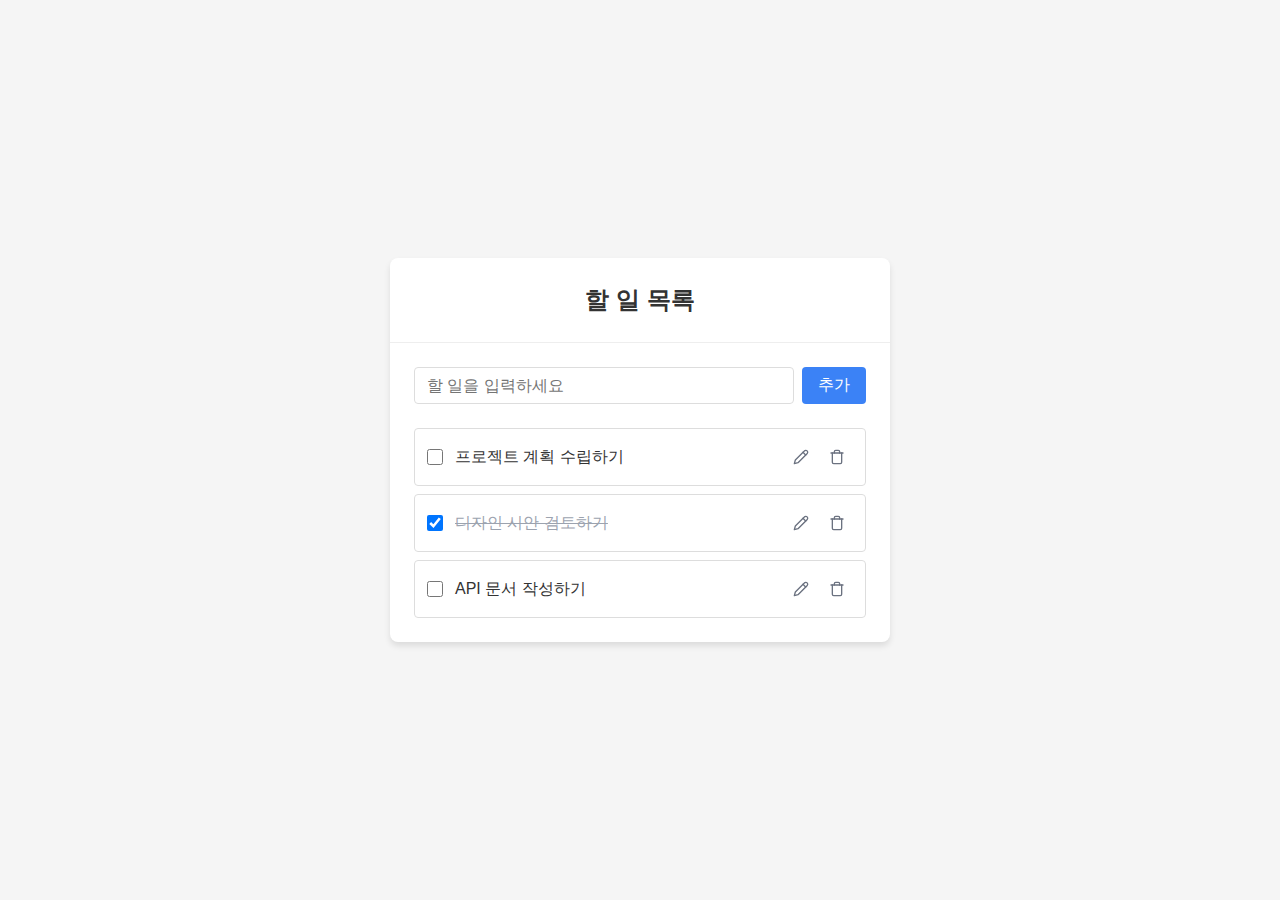
<file: source/module-1/web/index.html>
<!DOCTYPE html>
<html lang="ko">
<head>
  <meta charset="UTF-8">
  <meta name="viewport" content="width=device-width, initial-scale=1.0">
  <title>할 일 목록</title>
  <link rel="stylesheet" href="style.css">
</head>
<body>
  <div class="container">
    <div class="card">
      <div class="card-header">
        <h1 class="card-title">할 일 목록</h1>
      </div>
      <div class="card-content">
        <!-- 할 일 추가 폼 -->
        <form id="todo-form" class="todo-form">
          <input type="text" id="todo-input" placeholder="할 일을 입력하세요" class="todo-input">
          <button type="submit" id="add-button" class="button">추가</button>
        </form>

        <!-- 로딩 표시 -->
        <p id="loading-message" class="text-center">로딩 중...</p>

        <!-- 할 일 목록 -->
        <div id="todo-list" class="todo-list"></div>

        <!-- 할 일 없음 메시지 -->
        <p id="empty-message" class="text-center text-muted hidden">할 일이 없습니다</p>
      </div>
    </div>
  </div>

  <!-- 할 일 항목 템플릿 -->
  <template id="todo-item-template">
    <div class="todo-item">
      <div class="todo-item-content">
        <input type="checkbox" class="todo-checkbox">
        <span class="todo-text"></span>
      </div>
      <div class="todo-item-actions">
        <button class="button-icon edit-button" title="수정">
          <svg xmlns="http://www.w3.org/2000/svg" width="16" height="16" viewBox="0 0 24 24" fill="none" stroke="currentColor" stroke-width="2" stroke-linecap="round" stroke-linejoin="round">
            <path d="M17 3a2.85 2.83 0 1 1 4 4L7.5 20.5 2 22l1.5-5.5Z"></path>
            <path d="m15 5 4 4"></path>
          </svg>
        </button>
        <button class="button-icon delete-button" title="삭제">
          <svg xmlns="http://www.w3.org/2000/svg" width="16" height="16" viewBox="0 0 24 24" fill="none" stroke="currentColor" stroke-width="2" stroke-linecap="round" stroke-linejoin="round">
            <path d="M3 6h18"></path>
            <path d="M19 6v14c0 1-1 2-2 2H7c-1 0-2-1-2-2V6"></path>
            <path d="M8 6V4c0-1 1-2 2-2h4c1 0 2 1 2 2v2"></path>
          </svg>
        </button>
      </div>
    </div>
  </template>

  <!-- 할 일 수정 템플릿 -->
  <template id="todo-edit-template">
    <div class="todo-item-edit">
      <input type="text" class="todo-edit-input">
      <div class="todo-edit-actions">
        <button class="button-icon save-button" title="저장">
          <svg xmlns="http://www.w3.org/2000/svg" width="16" height="16" viewBox="0 0 24 24" fill="none" stroke="currentColor" stroke-width="2" stroke-linecap="round" stroke-linejoin="round">
            <path d="M20 6 9 17l-5-5"></path>
          </svg>
        </button>
        <button class="button-icon cancel-button" title="취소">
          <svg xmlns="http://www.w3.org/2000/svg" width="16" height="16" viewBox="0 0 24 24" fill="none" stroke="currentColor" stroke-width="2" stroke-linecap="round" stroke-linejoin="round">
            <path d="M18 6 6 18"></path>
            <path d="m6 6 12 12"></path>
          </svg>
        </button>
      </div>
    </div>
  </template>

  <script src="app.js"></script>
</body>
</html>
</file>
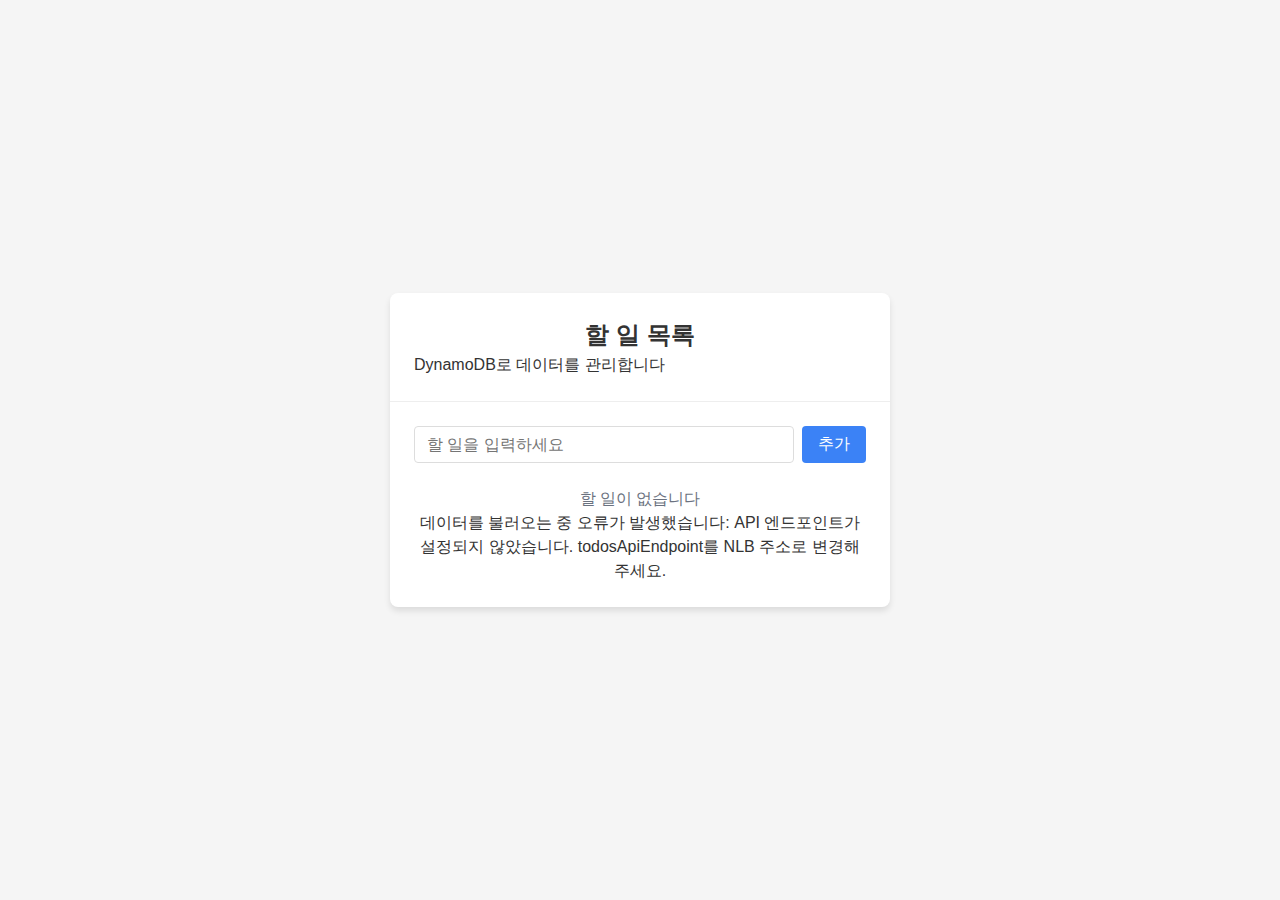
<file: source/module-3/web/index.html>
<!DOCTYPE html>
<html lang="ko">
  <head>
    <meta charset="UTF-8">
    <meta name="viewport" content="width=device-width, initial-scale=1.0">
    <title>할 일 목록 - DynamoDB 연동</title>
    <link rel="stylesheet" href="style.css">
  </head>
  <body>
    <div class="container">
      <div class="card">
        <div class="card-header">
          <h1 class="card-title">할 일 목록</h1>
          <p class="card-subtitle">DynamoDB로 데이터를 관리합니다</p>
        </div>
        <div class="card-content">
          <!-- 할 일 추가 폼 -->
          <form id="todo-form" class="todo-form">
            <input type="text" id="todo-input" placeholder="할 일을 입력하세요" class="todo-input">
            <button type="submit" id="add-button" class="button">추가</button>
          </form>

          <!-- 로딩 표시 -->
          <p id="loading-message" class="text-center">데이터를 불러오는 중...</p>

          <!-- 할 일 목록 -->
          <div id="todo-list" class="todo-list"></div>

          <!-- 할 일 없음 메시지 -->
          <p id="empty-message" class="text-center text-muted hidden">할 일이 없습니다</p>

          <!-- 오류 메시지 -->
          <p id="error-message" class="text-center text-error hidden">데이터를 불러오는 중 오류가 발생했습니다.</p>
        </div>
      </div>
    </div>

    <!-- 할 일 항목 템플릿 -->
    <template id="todo-item-template">
      <div class="todo-item">
        <div class="todo-item-content">
          <input type="checkbox" class="todo-checkbox">
          <span class="todo-text"></span>
        </div>
        <div class="todo-item-actions">
          <button class="button-icon edit-button" title="수정">
            <svg xmlns="http://www.w3.org/2000/svg" width="16" height="16" viewBox="0 0 24 24" fill="none" stroke="currentColor" stroke-width="2" stroke-linecap="round" stroke-linejoin="round">
              <path d="M17 3a2.85 2.83 0 1 1 4 4L7.5 20.5 2 22l1.5-5.5Z"></path>
              <path d="m15 5 4 4"></path>
            </svg>
          </button>
          <button class="button-icon delete-button" title="삭제">
            <svg xmlns="http://www.w3.org/2000/svg" width="16" height="16" viewBox="0 0 24 24" fill="none" stroke="currentColor" stroke-width="2" stroke-linecap="round" stroke-linejoin="round">
              <path d="M3 6h18"></path>
              <path d="M19 6v14c0 1-1 2-2 2H7c-1 0-2-1-2-2V6"></path>
              <path d="M8 6V4c0-1 1-2 2-2h4c1 0 2 1 2 2v2"></path>
            </svg>
          </button>
        </div>
      </div>
    </template>

    <!-- 할 일 수정 템플릿 -->
    <template id="todo-edit-template">
      <div class="todo-item-edit">
        <input type="text" class="todo-edit-input">
        <div class="todo-edit-actions">
          <button class="button-icon save-button" title="저장">
            <svg xmlns="http://www.w3.org/2000/svg" width="16" height="16" viewBox="0 0 24 24" fill="none" stroke="currentColor" stroke-width="2" stroke-linecap="round" stroke-linejoin="round">
              <path d="M20 6 9 17l-5-5"></path>
            </svg>
          </button>
          <button class="button-icon cancel-button" title="취소">
            <svg xmlns="http://www.w3.org/2000/svg" width="16" height="16" viewBox="0 0 24 24" fill="none" stroke="currentColor" stroke-width="2" stroke-linecap="round" stroke-linejoin="round">
              <path d="M18 6 6 18"></path>
              <path d="m6 6 12 12"></path>
            </svg>
          </button>
        </div>
      </div>
    </template>

    <script>
      // API 엔드포인트 설정 - NLB 주소로 교체하세요
      var todosApiEndpoint = 'REPLACE_ME'; // 예시: 'http://TodoLi-Servi-XXXXXXXXXX-XXXXXXXX.elb.ap-northeast-2.amazonaws.com'
    </script>
    <script src="app.js"></script>
  </body>
</html>
</file>
<file: source/module-1/web/style.css>
/* 기본 스타일 */
* {
  box-sizing: border-box;
  margin: 0;
  padding: 0;
}

body {
  font-family: "Segoe UI", Tahoma, Geneva, Verdana, sans-serif;
  line-height: 1.5;
  color: #333;
  background-color: #f5f5f5;
}

.container {
  display: flex;
  min-height: 100vh;
  flex-direction: column;
  align-items: center;
  justify-content: center;
  padding: 1rem;
}

/* 카드 스타일 */
.card {
  width: 100%;
  max-width: 500px;
  background-color: white;
  border-radius: 0.5rem;
  box-shadow: 0 4px 6px rgba(0, 0, 0, 0.1);
  overflow: hidden;
}

.card-header {
  padding: 1.5rem;
  border-bottom: 1px solid #eee;
}

.card-title {
  font-size: 1.5rem;
  font-weight: 600;
  text-align: center;
  color: #333;
}

.card-content {
  padding: 1.5rem;
}

/* 폼 스타일 */
.todo-form {
  display: flex;
  gap: 0.5rem;
  margin-bottom: 1.5rem;
}

.todo-input {
  flex: 1;
  padding: 0.5rem 0.75rem;
  border: 1px solid #ddd;
  border-radius: 0.25rem;
  font-size: 1rem;
}

.button {
  padding: 0.5rem 1rem;
  background-color: #3b82f6;
  color: white;
  border: none;
  border-radius: 0.25rem;
  font-size: 1rem;
  cursor: pointer;
  transition: background-color 0.2s;
}

.button:hover {
  background-color: #2563eb;
}

.button:disabled {
  background-color: #93c5fd;
  cursor: not-allowed;
}

/* 할 일 목록 스타일 */
.todo-list {
  display: flex;
  flex-direction: column;
  gap: 0.5rem;
}

.todo-item {
  display: flex;
  align-items: center;
  justify-content: space-between;
  padding: 0.75rem;
  border: 1px solid #ddd;
  border-radius: 0.25rem;
}

.todo-item-content {
  display: flex;
  align-items: center;
  gap: 0.75rem;
}

.todo-checkbox {
  width: 1rem;
  height: 1rem;
  cursor: pointer;
}

.todo-text {
  font-size: 1rem;
}

.todo-text.completed {
  text-decoration: line-through;
  color: #9ca3af;
}

.todo-item-actions {
  display: flex;
  gap: 0.25rem;
}

.button-icon {
  display: flex;
  align-items: center;
  justify-content: center;
  width: 2rem;
  height: 2rem;
  background-color: transparent;
  border: none;
  border-radius: 0.25rem;
  color: #6b7280;
  cursor: pointer;
  transition: background-color 0.2s;
}

.button-icon:hover {
  background-color: #f3f4f6;
}

/* 할 일 수정 스타일 */
.todo-item-edit {
  display: flex;
  width: 100%;
  gap: 0.5rem;
}

.todo-edit-input {
  flex: 1;
  padding: 0.5rem 0.75rem;
  border: 1px solid #ddd;
  border-radius: 0.25rem;
  font-size: 1rem;
}

.todo-edit-actions {
  display: flex;
  gap: 0.25rem;
}

/* 유틸리티 클래스 */
.text-center {
  text-align: center;
}

.text-muted {
  color: #6b7280;
}

.hidden {
  display: none;
}
</file>
<file: source/module-3/web/style.css>
/* 기본 스타일 */
* {
  box-sizing: border-box;
  margin: 0;
  padding: 0;
}

body {
  font-family: "Segoe UI", Tahoma, Geneva, Verdana, sans-serif;
  line-height: 1.5;
  color: #333;
  background-color: #f5f5f5;
}

.container {
  display: flex;
  min-height: 100vh;
  flex-direction: column;
  align-items: center;
  justify-content: center;
  padding: 1rem;
}

/* 카드 스타일 */
.card {
  width: 100%;
  max-width: 500px;
  background-color: white;
  border-radius: 0.5rem;
  box-shadow: 0 4px 6px rgba(0, 0, 0, 0.1);
  overflow: hidden;
}

.card-header {
  padding: 1.5rem;
  border-bottom: 1px solid #eee;
}

.card-title {
  font-size: 1.5rem;
  font-weight: 600;
  text-align: center;
  color: #333;
}

.card-content {
  padding: 1.5rem;
}

/* 폼 스타일 */
.todo-form {
  display: flex;
  gap: 0.5rem;
  margin-bottom: 1.5rem;
}

.todo-input {
  flex: 1;
  padding: 0.5rem 0.75rem;
  border: 1px solid #ddd;
  border-radius: 0.25rem;
  font-size: 1rem;
}

.button {
  padding: 0.5rem 1rem;
  background-color: #3b82f6;
  color: white;
  border: none;
  border-radius: 0.25rem;
  font-size: 1rem;
  cursor: pointer;
  transition: background-color 0.2s;
}

.button:hover {
  background-color: #2563eb;
}

.button:disabled {
  background-color: #93c5fd;
  cursor: not-allowed;
}

/* 할 일 목록 스타일 */
.todo-list {
  display: flex;
  flex-direction: column;
  gap: 0.5rem;
}

.todo-item {
  display: flex;
  align-items: center;
  justify-content: space-between;
  padding: 0.75rem;
  border: 1px solid #ddd;
  border-radius: 0.25rem;
}

.todo-item-content {
  display: flex;
  align-items: center;
  gap: 0.75rem;
}

.todo-checkbox {
  width: 1rem;
  height: 1rem;
  cursor: pointer;
}

.todo-text {
  font-size: 1rem;
}

.todo-text.completed {
  text-decoration: line-through;
  color: #9ca3af;
}

.todo-item-actions {
  display: flex;
  gap: 0.25rem;
}

.button-icon {
  display: flex;
  align-items: center;
  justify-content: center;
  width: 2rem;
  height: 2rem;
  background-color: transparent;
  border: none;
  border-radius: 0.25rem;
  color: #6b7280;
  cursor: pointer;
  transition: background-color 0.2s;
}

.button-icon:hover {
  background-color: #f3f4f6;
}

/* 할 일 수정 스타일 */
.todo-item-edit {
  display: flex;
  width: 100%;
  gap: 0.5rem;
}

.todo-edit-input {
  flex: 1;
  padding: 0.5rem 0.75rem;
  border: 1px solid #ddd;
  border-radius: 0.25rem;
  font-size: 1rem;
}

.todo-edit-actions {
  display: flex;
  gap: 0.25rem;
}

/* 유틸리티 클래스 */
.text-center {
  text-align: center;
}

.text-muted {
  color: #6b7280;
}

.hidden {
  display: none;
}
</file>
